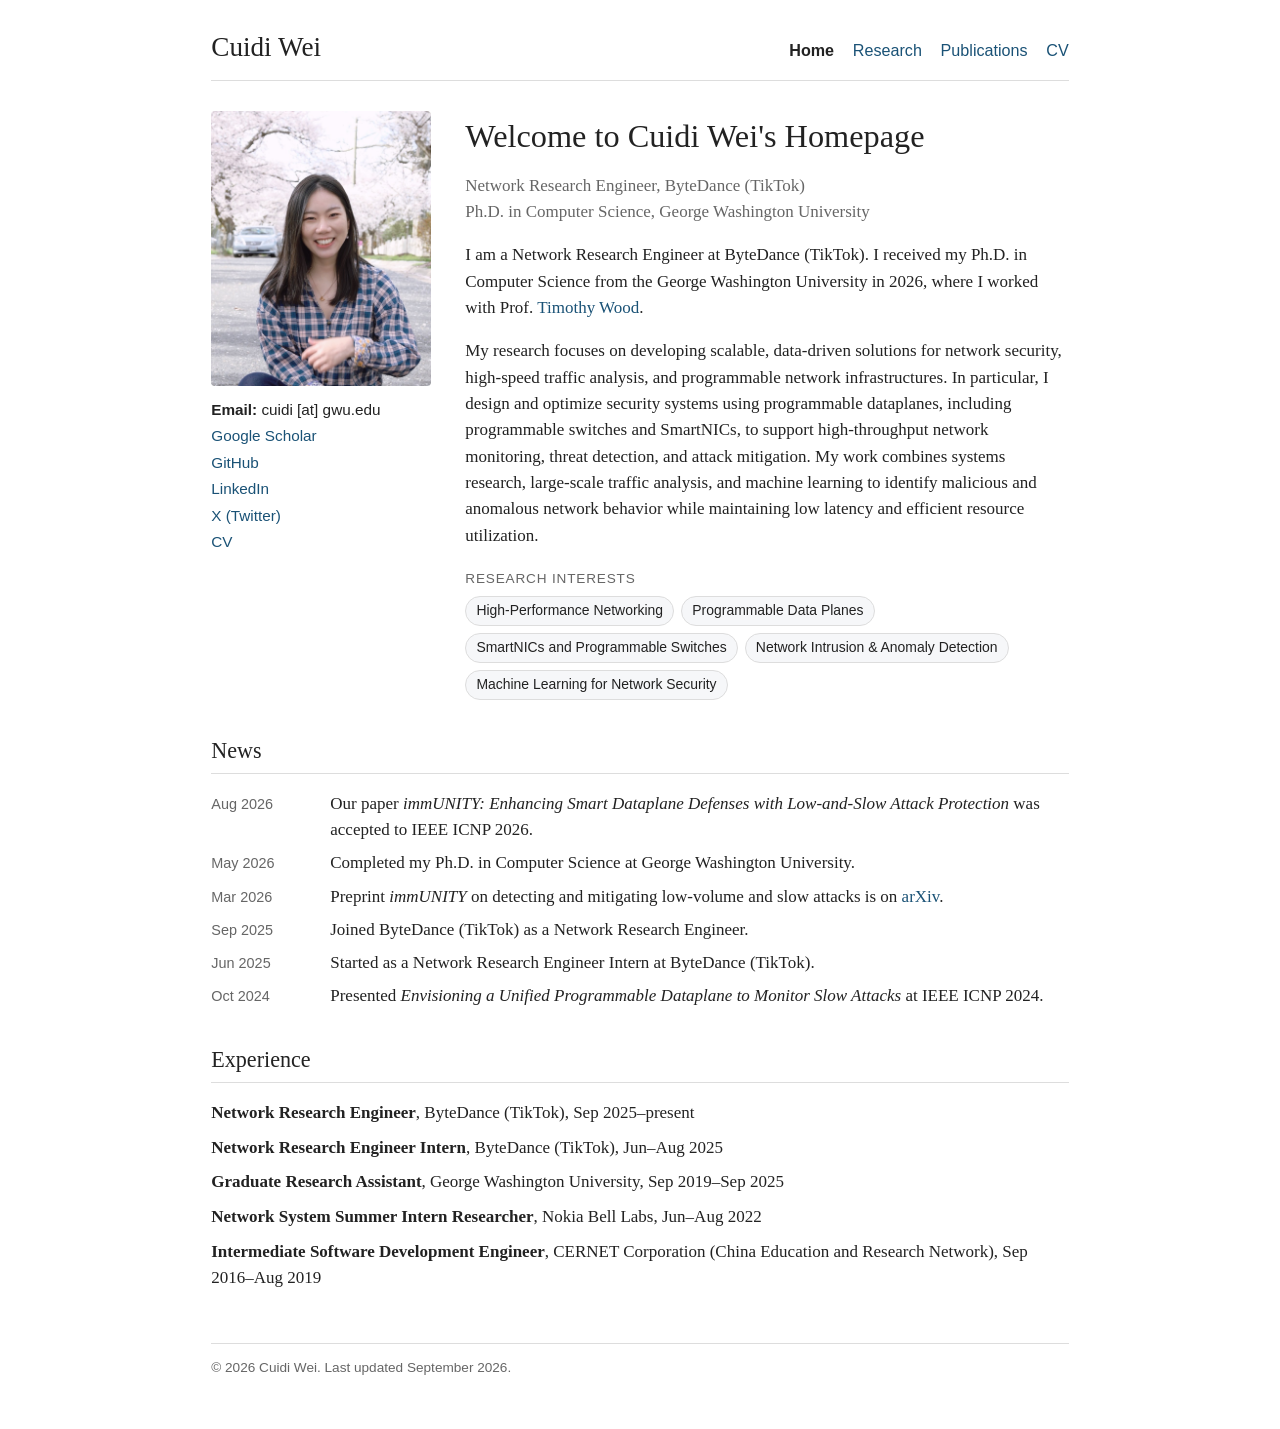
<file: index.html>
<!DOCTYPE html>
<html lang="en">
<head>
  <meta charset="utf-8">
  <meta name="viewport" content="width=device-width, initial-scale=1">
  <title>Cuidi Wei — Network Research Engineer, ByteDance | Ph.D., George Washington University</title>
  <meta name="description" content="Cuidi Wei — Network Research Engineer at ByteDance; Ph.D. in Computer Science from George Washington University. Programmable dataplanes, network security, high-speed traffic analysis.">
  <meta name="keywords" content="Cuidi Wei, high-performance networking, programmable data planes, SmartNIC, programmable switch, P4, DPDK, network intrusion detection, network anomaly detection, machine learning for network security">
  <link rel="canonical" href="https://cuidi.net/">
  <meta property="og:type" content="website">
  <meta property="og:title" content="Cuidi Wei">
  <meta property="og:url" content="https://cuidi.net/">
  <meta property="og:image" content="https://cuidi.net/images/profile.jpg">
  <meta property="og:description" content="Cuidi Wei — Network Research Engineer at ByteDance; Ph.D. in Computer Science from George Washington University. Programmable dataplanes, network security, high-speed traffic analysis.">
  <script type="application/ld+json">
  {
    "@context": "https://schema.org",
    "@type": "Person",
    "name": "Cuidi Wei",
    "url": "https://cuidi.net/",
    "image": "https://cuidi.net/images/profile.jpg",
    "jobTitle": "Network Research Engineer",
    "worksFor": {"@type": "Organization", "name": "ByteDance"},
    "alumniOf": {"@type": "CollegeOrUniversity", "name": "George Washington University"},
    "email": "cuidi@gwu.edu",
    "knowsAbout": ["High-performance networking","Programmable data planes","SmartNICs and programmable switches","Network intrusion and anomaly detection","Machine learning for network security"],
    "sameAs": [
      "https://scholar.google.com/citations?user=sLARXLoAAAAJ",
      "https://github.com/chandaweia",
      "https://www.linkedin.com/in/cuidi-wei-258181167/",
      "https://x.com/JudyWei362595"
    ]
  }
  </script>
  <link rel="stylesheet" href="css/style.css">
</head>
<body>
<div class="container">

  <header class="site-header">
    <p class="site-name"><a href="index.html">Cuidi Wei</a></p>
    <nav class="site-nav">
      <a href="index.html" class="active">Home</a><a href="research.html">Research</a><a href="publications.html">Publications</a><a href="assets/cv.pdf">CV</a>
    </nav>
  </header>

  <div class="intro">
    <div class="photo">
      <img src="images/profile.jpg" alt="Photo of Cuidi Wei">
      <ul class="contact">
        <li><strong>Email:</strong> cuidi [at] gwu.edu</li>
        <li><a href="https://scholar.google.com/citations?user=sLARXLoAAAAJ&amp;hl=en&amp;oi=ao">Google Scholar</a></li>
        <li><a href="https://github.com/chandaweia">GitHub</a></li>
        <li><a href="https://www.linkedin.com/in/cuidi-wei-258181167/">LinkedIn</a></li>
        <li><a href="https://x.com/JudyWei362595">X (Twitter)</a></li>
        <li><a href="assets/cv.pdf">CV</a></li>
      </ul>
    </div>
    <div class="bio">
      <h1>Welcome to Cuidi Wei's Homepage</h1>
      <p class="title">Network Research Engineer, ByteDance (TikTok)<br>
        Ph.D. in Computer Science, George Washington University</p>

      <p>
        I am a Network Research Engineer at ByteDance (TikTok). I received my Ph.D. in
        Computer Science from the George Washington University in 2026, where I worked with
        Prof. <a href="https://engineering.gwu.edu/timothy-wood">Timothy Wood</a>.
      </p>
      <p>
        My research focuses on developing scalable, data-driven solutions for network
        security, high-speed traffic analysis, and programmable network infrastructures.
        In particular, I design and optimize security systems using programmable dataplanes,
        including programmable switches and SmartNICs, to support high-throughput network
        monitoring, threat detection, and attack mitigation. My work combines systems
        research, large-scale traffic analysis, and machine learning to identify malicious
        and anomalous network behavior while maintaining low latency and efficient resource
        utilization.
      </p>

      <div class="keywords">
        <span class="label">Research Interests</span>
        <ul>
          <li>High-Performance Networking</li>
          <li>Programmable Data Planes</li>
          <li>SmartNICs and Programmable Switches</li>
          <li>Network Intrusion &amp; Anomaly Detection</li>
          <li>Machine Learning for Network Security</li>
        </ul>
      </div>
    </div>
  </div>

  <section id="news">
    <h2>News</h2>
    <ul class="news">
      <li><span class="date">Aug 2026</span><span class="text">Our paper <em>immUNITY: Enhancing Smart Dataplane Defenses with Low-and-Slow Attack Protection</em> was accepted to IEEE ICNP 2026.</span></li>
      <li><span class="date">May 2026</span><span class="text">Completed my Ph.D. in Computer Science at George Washington University.</span></li>
      <li><span class="date">Mar 2026</span><span class="text">Preprint <em>immUNITY</em> on detecting and mitigating low-volume and slow attacks is on <a href="https://arxiv.org/abs/2603.20573">arXiv</a>.</span></li>
      <li><span class="date">Sep 2025</span><span class="text">Joined ByteDance (TikTok) as a Network Research Engineer.</span></li>
      <li><span class="date">Jun 2025</span><span class="text">Started as a Network Research Engineer Intern at ByteDance (TikTok).</span></li>
      <li><span class="date">Oct 2024</span><span class="text">Presented <em>Envisioning a Unified Programmable Dataplane to Monitor Slow Attacks</em> at IEEE ICNP 2024.</span></li>
    </ul>
  </section>


  <section id="experience">
    <h2>Experience</h2>
    <ul class="plain">
      <li><strong>Network Research Engineer</strong>, ByteDance (TikTok), Sep 2025–present</li>
      <li><strong>Network Research Engineer Intern</strong>, ByteDance (TikTok), Jun–Aug 2025</li>
      <li><strong>Graduate Research Assistant</strong>, George Washington University, Sep 2019–Sep 2025</li>
      <li><strong>Network System Summer Intern Researcher</strong>, Nokia Bell Labs, Jun–Aug 2022</li>
      <li><strong>Intermediate Software Development Engineer</strong>, CERNET Corporation (China Education and Research Network), Sep 2016–Aug 2019</li>
    </ul>
  </section>

  <footer class="site-footer">
    &copy; 2026 Cuidi Wei. Last updated September 2026.
  </footer>

</div>
</body>
</html>
</file>
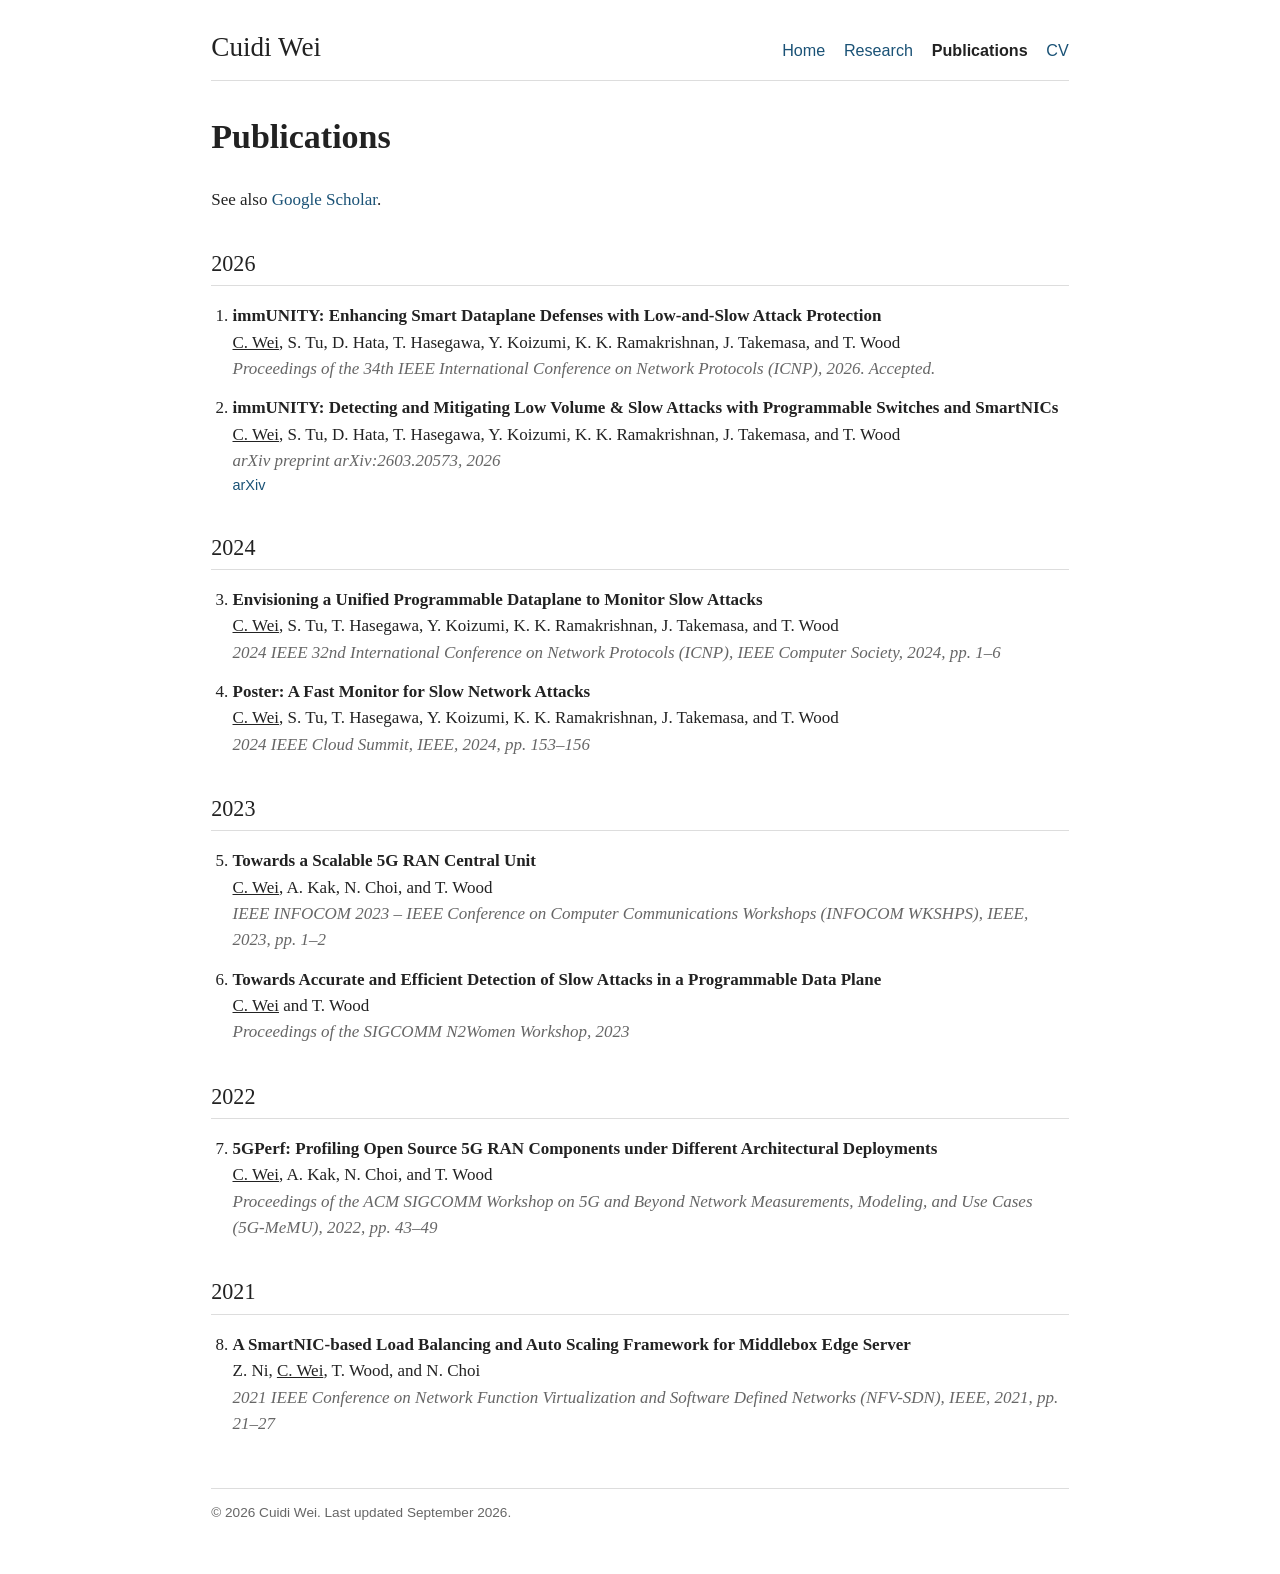
<file: publications.html>
<!DOCTYPE html>
<html lang="en">
<head>
  <meta charset="utf-8">
  <meta name="viewport" content="width=device-width, initial-scale=1">
  <title>Publications · Cuidi Wei</title>
  <meta name="description" content="Cuidi Wei — Network Research Engineer at ByteDance; Ph.D. in Computer Science from George Washington University. Programmable dataplanes, network security, high-speed traffic analysis.">
  <link rel="canonical" href="https://cuidi.net/publications.html">
  <meta property="og:type" content="website">
  <meta property="og:title" content="Cuidi Wei">
  <meta property="og:url" content="https://cuidi.net/publications.html">
  <meta property="og:image" content="https://cuidi.net/images/profile.jpg">
  <meta property="og:description" content="Cuidi Wei — Network Research Engineer at ByteDance; Ph.D. in Computer Science from George Washington University. Programmable dataplanes, network security, high-speed traffic analysis.">
  <link rel="stylesheet" href="css/style.css">
</head>
<body>
<div class="container">

  <header class="site-header">
    <p class="site-name"><a href="index.html">Cuidi Wei</a></p>
    <nav class="site-nav">
      <a href="index.html">Home</a><a href="research.html">Research</a><a href="publications.html" class="active">Publications</a><a href="assets/cv.pdf">CV</a>
    </nav>
  </header>

  <h1>Publications</h1>
  <p>See also <a href="https://scholar.google.com/citations?user=sLARXLoAAAAJ&amp;hl=en&amp;oi=ao">Google Scholar</a>.</p>

  <section>
    <h2>2026</h2>
    <ol class="pubs">
      <li>
        <span class="pub-title">immUNITY: Enhancing Smart Dataplane Defenses with Low-and-Slow Attack Protection</span>
        <span class="pub-authors"><span class="me">C. Wei</span>, S. Tu, D. Hata, T. Hasegawa, Y. Koizumi, K. K. Ramakrishnan, J. Takemasa, and T. Wood</span>
        <span class="pub-venue">Proceedings of the 34th IEEE International Conference on Network Protocols (ICNP), 2026. Accepted.</span>
      </li>
      <li>
        <span class="pub-title">immUNITY: Detecting and Mitigating Low Volume &amp; Slow Attacks with Programmable Switches and SmartNICs</span>
        <span class="pub-authors"><span class="me">C. Wei</span>, S. Tu, D. Hata, T. Hasegawa, Y. Koizumi, K. K. Ramakrishnan, J. Takemasa, and T. Wood</span>
        <span class="pub-venue">arXiv preprint arXiv:2603.20573, 2026</span>
        <span class="pub-links"><a href="https://arxiv.org/abs/2603.20573">arXiv</a></span>
      </li>
    </ol>
  </section>

  <section>
    <h2>2024</h2>
    <ol class="pubs" start="3">
      <li>
        <span class="pub-title">Envisioning a Unified Programmable Dataplane to Monitor Slow Attacks</span>
        <span class="pub-authors"><span class="me">C. Wei</span>, S. Tu, T. Hasegawa, Y. Koizumi, K. K. Ramakrishnan, J. Takemasa, and T. Wood</span>
        <span class="pub-venue">2024 IEEE 32nd International Conference on Network Protocols (ICNP), IEEE Computer Society, 2024, pp. 1–6</span>
      </li>
      <li>
        <span class="pub-title">Poster: A Fast Monitor for Slow Network Attacks</span>
        <span class="pub-authors"><span class="me">C. Wei</span>, S. Tu, T. Hasegawa, Y. Koizumi, K. K. Ramakrishnan, J. Takemasa, and T. Wood</span>
        <span class="pub-venue">2024 IEEE Cloud Summit, IEEE, 2024, pp. 153–156</span>
      </li>
    </ol>
  </section>

  <section>
    <h2>2023</h2>
    <ol class="pubs" start="5">
      <li>
        <span class="pub-title">Towards a Scalable 5G RAN Central Unit</span>
        <span class="pub-authors"><span class="me">C. Wei</span>, A. Kak, N. Choi, and T. Wood</span>
        <span class="pub-venue">IEEE INFOCOM 2023 – IEEE Conference on Computer Communications Workshops (INFOCOM WKSHPS), IEEE, 2023, pp. 1–2</span>
      </li>
      <li>
        <span class="pub-title">Towards Accurate and Efficient Detection of Slow Attacks in a Programmable Data Plane</span>
        <span class="pub-authors"><span class="me">C. Wei</span> and T. Wood</span>
        <span class="pub-venue">Proceedings of the SIGCOMM N2Women Workshop, 2023</span>
      </li>
    </ol>
  </section>

  <section>
    <h2>2022</h2>
    <ol class="pubs" start="7">
      <li>
        <span class="pub-title">5GPerf: Profiling Open Source 5G RAN Components under Different Architectural Deployments</span>
        <span class="pub-authors"><span class="me">C. Wei</span>, A. Kak, N. Choi, and T. Wood</span>
        <span class="pub-venue">Proceedings of the ACM SIGCOMM Workshop on 5G and Beyond Network Measurements, Modeling, and Use Cases (5G-MeMU), 2022, pp. 43–49</span>
      </li>
    </ol>
  </section>

  <section>
    <h2>2021</h2>
    <ol class="pubs" start="8">
      <li>
        <span class="pub-title">A SmartNIC-based Load Balancing and Auto Scaling Framework for Middlebox Edge Server</span>
        <span class="pub-authors">Z. Ni, <span class="me">C. Wei</span>, T. Wood, and N. Choi</span>
        <span class="pub-venue">2021 IEEE Conference on Network Function Virtualization and Software Defined Networks (NFV-SDN), IEEE, 2021, pp. 21–27</span>
      </li>
    </ol>
  </section>

  <footer class="site-footer">
    &copy; 2026 Cuidi Wei. Last updated September 2026.
  </footer>

</div>
</body>
</html>
</file>
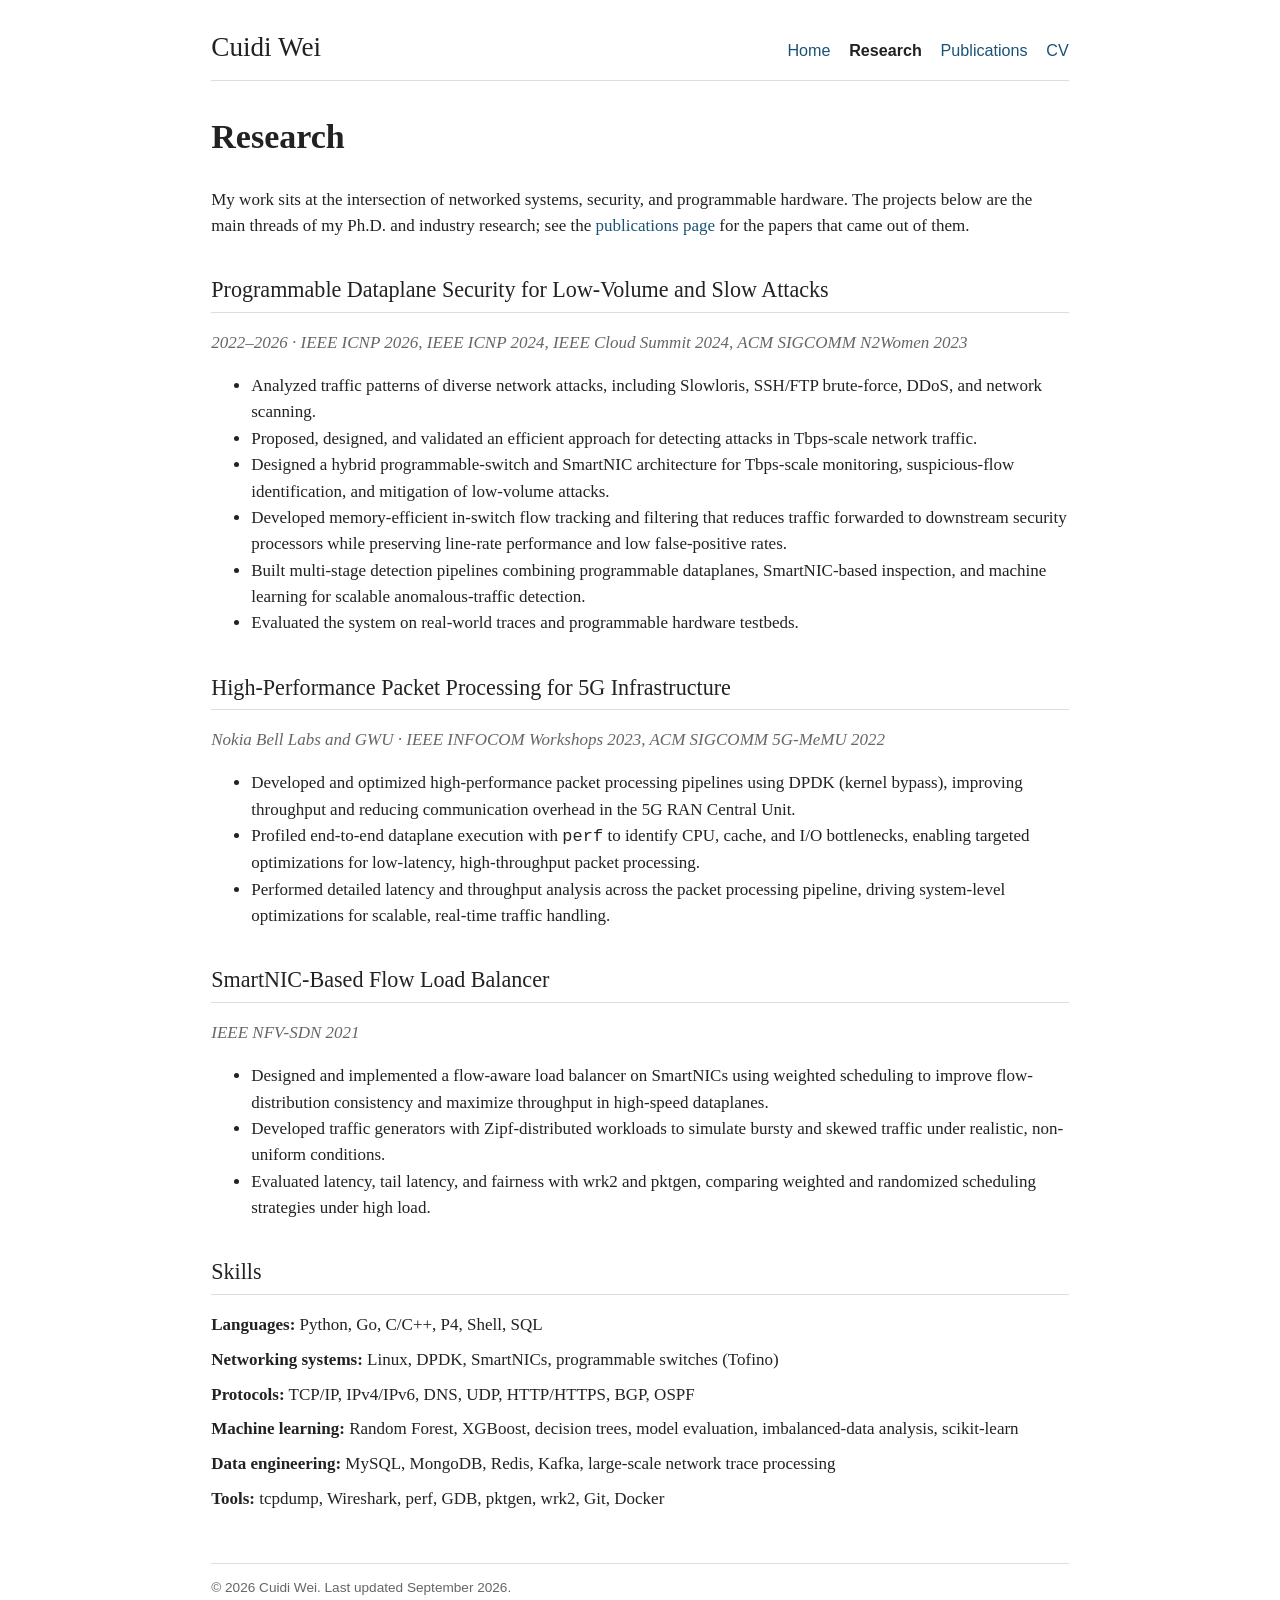
<file: research.html>
<!DOCTYPE html>
<html lang="en">
<head>
  <meta charset="utf-8">
  <meta name="viewport" content="width=device-width, initial-scale=1">
  <title>Research · Cuidi Wei</title>
  <meta name="description" content="Cuidi Wei — Network Research Engineer at ByteDance; Ph.D. in Computer Science from George Washington University. Programmable dataplanes, network security, high-speed traffic analysis.">
  <link rel="canonical" href="https://cuidi.net/research.html">
  <meta property="og:type" content="website">
  <meta property="og:title" content="Cuidi Wei">
  <meta property="og:url" content="https://cuidi.net/research.html">
  <meta property="og:image" content="https://cuidi.net/images/profile.jpg">
  <meta property="og:description" content="Cuidi Wei — Network Research Engineer at ByteDance; Ph.D. in Computer Science from George Washington University. Programmable dataplanes, network security, high-speed traffic analysis.">
  <link rel="stylesheet" href="css/style.css">
</head>
<body>
<div class="container">

  <header class="site-header">
    <p class="site-name"><a href="index.html">Cuidi Wei</a></p>
    <nav class="site-nav">
      <a href="index.html">Home</a><a href="research.html" class="active">Research</a><a href="publications.html">Publications</a><a href="assets/cv.pdf">CV</a>
    </nav>
  </header>

  <h1>Research</h1>
  <p>
    My work sits at the intersection of networked systems, security, and programmable
    hardware. The projects below are the main threads of my Ph.D. and industry research;
    see the <a href="publications.html">publications page</a> for the papers that came out of them.
  </p>

  <section>
    <h2>Programmable Dataplane Security for Low-Volume and Slow Attacks</h2>
    <p class="pub-venue">2022–2026 &middot; IEEE ICNP 2026, IEEE ICNP 2024, IEEE Cloud Summit 2024, ACM SIGCOMM N2Women 2023</p>
    <ul>
      <li>Analyzed traffic patterns of diverse network attacks, including Slowloris, SSH/FTP brute-force, DDoS, and network scanning.</li>
      <li>Proposed, designed, and validated an efficient approach for detecting attacks in Tbps-scale network traffic.</li>
      <li>Designed a hybrid programmable-switch and SmartNIC architecture for Tbps-scale monitoring, suspicious-flow identification, and mitigation of low-volume attacks.</li>
      <li>Developed memory-efficient in-switch flow tracking and filtering that reduces traffic forwarded to downstream security processors while preserving line-rate performance and low false-positive rates.</li>
      <li>Built multi-stage detection pipelines combining programmable dataplanes, SmartNIC-based inspection, and machine learning for scalable anomalous-traffic detection.</li>
      <li>Evaluated the system on real-world traces and programmable hardware testbeds.</li>
    </ul>
  </section>

  <section>
    <h2>High-Performance Packet Processing for 5G Infrastructure</h2>
    <p class="pub-venue">Nokia Bell Labs and GWU &middot; IEEE INFOCOM Workshops 2023, ACM SIGCOMM 5G-MeMU 2022</p>
    <ul>
      <li>Developed and optimized high-performance packet processing pipelines using DPDK (kernel bypass), improving throughput and reducing communication overhead in the 5G RAN Central Unit.</li>
      <li>Profiled end-to-end dataplane execution with <code>perf</code> to identify CPU, cache, and I/O bottlenecks, enabling targeted optimizations for low-latency, high-throughput packet processing.</li>
      <li>Performed detailed latency and throughput analysis across the packet processing pipeline, driving system-level optimizations for scalable, real-time traffic handling.</li>
    </ul>
  </section>

  <section>
    <h2>SmartNIC-Based Flow Load Balancer</h2>
    <p class="pub-venue">IEEE NFV-SDN 2021</p>
    <ul>
      <li>Designed and implemented a flow-aware load balancer on SmartNICs using weighted scheduling to improve flow-distribution consistency and maximize throughput in high-speed dataplanes.</li>
      <li>Developed traffic generators with Zipf-distributed workloads to simulate bursty and skewed traffic under realistic, non-uniform conditions.</li>
      <li>Evaluated latency, tail latency, and fairness with wrk2 and pktgen, comparing weighted and randomized scheduling strategies under high load.</li>
    </ul>
  </section>

  <section>
    <h2>Skills</h2>
    <ul class="plain">
      <li><strong>Languages:</strong> Python, Go, C/C++, P4, Shell, SQL</li>
      <li><strong>Networking systems:</strong> Linux, DPDK, SmartNICs, programmable switches (Tofino)</li>
      <li><strong>Protocols:</strong> TCP/IP, IPv4/IPv6, DNS, UDP, HTTP/HTTPS, BGP, OSPF</li>
      <li><strong>Machine learning:</strong> Random Forest, XGBoost, decision trees, model evaluation, imbalanced-data analysis, scikit-learn</li>
      <li><strong>Data engineering:</strong> MySQL, MongoDB, Redis, Kafka, large-scale network trace processing</li>
      <li><strong>Tools:</strong> tcpdump, Wireshark, perf, GDB, pktgen, wrk2, Git, Docker</li>
    </ul>
  </section>

  <footer class="site-footer">
    &copy; 2026 Cuidi Wei. Last updated September 2026.
  </footer>

</div>
</body>
</html>
</file>
<file: css/style.css>
/* Minimal academic homepage stylesheet */
:root {
  --text: #222;
  --muted: #666;
  --link: #1a5276;
  --link-hover: #0b3d5e;
  --rule: #ddd;
  --bg: #fff;
  --max: 900px;
}

* { box-sizing: border-box; }

html { font-size: 17px; }

body {
  margin: 0;
  background: var(--bg);
  color: var(--text);
  font-family: Georgia, "Times New Roman", Times, serif;
  line-height: 1.55;
}

a { color: var(--link); text-decoration: none; }
a:hover { color: var(--link-hover); text-decoration: underline; }

.container {
  max-width: var(--max);
  margin: 0 auto;
  padding: 1.5rem 1.25rem 3rem;
}

/* Header and navigation */
header.site-header {
  display: flex;
  flex-wrap: wrap;
  align-items: baseline;
  justify-content: space-between;
  gap: 0.5rem 1.5rem;
  border-bottom: 1px solid var(--rule);
  padding-bottom: 0.75rem;
  margin-bottom: 1.75rem;
}

header.site-header .site-name {
  font-size: 1.6rem;
  font-weight: normal;
  margin: 0;
}
header.site-header .site-name a { color: var(--text); }
header.site-header .site-name a:hover { text-decoration: none; }

nav.site-nav a {
  margin-left: 1.1rem;
  font-family: "Helvetica Neue", Helvetica, Arial, sans-serif;
  font-size: 0.95rem;
}
nav.site-nav a:first-child { margin-left: 0; }
nav.site-nav a.active { color: var(--text); font-weight: bold; }

/* Intro block: photo + bio */
.intro {
  display: flex;
  gap: 2rem;
  align-items: flex-start;
}
.intro .photo {
  flex: 0 0 220px;
}
.intro .photo img {
  width: 100%;
  height: auto;
  border-radius: 4px;
  display: block;
}
.intro .bio { flex: 1 1 auto; }
.intro .bio h1 { margin-top: 0; font-size: 1.9rem; font-weight: normal; }
.intro .bio .title { color: var(--muted); margin-top: -0.6rem; }

ul.contact {
  list-style: none;
  padding: 0;
  margin: 0.75rem 0 0;
  font-family: "Helvetica Neue", Helvetica, Arial, sans-serif;
  font-size: 0.9rem;
}
ul.contact li { margin: 0.15rem 0; }

/* Sections */
section { margin-top: 2rem; }
h2 {
  font-size: 1.3rem;
  font-weight: normal;
  border-bottom: 1px solid var(--rule);
  padding-bottom: 0.25rem;
  margin-bottom: 0.75rem;
}
h3 { font-size: 1.05rem; margin-bottom: 0.4rem; }

/* News list */
ul.news { list-style: none; padding: 0; }
ul.news li { margin: 0.4rem 0; display: flex; gap: 0.5rem; align-items: baseline; }
ul.news .text { flex: 1 1 auto; }
ul.news .date {
  flex: 0 0 6.5rem;
  color: var(--muted);
  font-family: "Helvetica Neue", Helvetica, Arial, sans-serif;
  font-size: 0.85rem;
}

/* Publications */
ol.pubs { padding-left: 1.25rem; }
ol.pubs li { margin: 0.75rem 0; }
.pub-title { font-weight: bold; }
.pub-authors { display: block; }
.pub-venue { display: block; color: var(--muted); font-style: italic; }
.pub-links { display: block; font-family: "Helvetica Neue", Helvetica, Arial, sans-serif; font-size: 0.85rem; }
.pub-links a { margin-right: 0.6rem; }
.me { text-decoration: underline; }

/* Teaching / generic lists */
ul.plain { list-style: none; padding: 0; }
ul.plain li { margin: 0.5rem 0; }

footer.site-footer {
  margin-top: 3rem;
  padding-top: 0.75rem;
  border-top: 1px solid var(--rule);
  color: var(--muted);
  font-family: "Helvetica Neue", Helvetica, Arial, sans-serif;
  font-size: 0.8rem;
}

@media (max-width: 640px) {
  .intro { flex-direction: column; }
  .intro .photo { flex-basis: auto; width: 180px; }
  nav.site-nav a { margin-left: 0; margin-right: 1rem; }
}

/* Contact block under the photo */
.intro .photo ul.contact { margin-top: 0.75rem; }
.intro .photo ul.contact li { margin: 0.3rem 0; line-height: 1.4; }
.intro .photo ul.contact li a { display: inline-block; }

/* Research interest keywords */
.keywords { margin-top: 1.1rem; font-family: "Helvetica Neue", Helvetica, Arial, sans-serif; }
.keywords .label {
  display: block;
  font-size: 0.8rem;
  letter-spacing: 0.06em;
  text-transform: uppercase;
  color: var(--muted);
  margin-bottom: 0.4rem;
}
.keywords ul { list-style: none; padding: 0; margin: 0; display: flex; flex-wrap: wrap; gap: 0.4rem; }
.keywords li {
  font-size: 0.82rem;
  padding: 0.2rem 0.6rem;
  border: 1px solid var(--rule);
  border-radius: 999px;
  background: #f6f7f9;
  color: var(--text);
}
</file>
